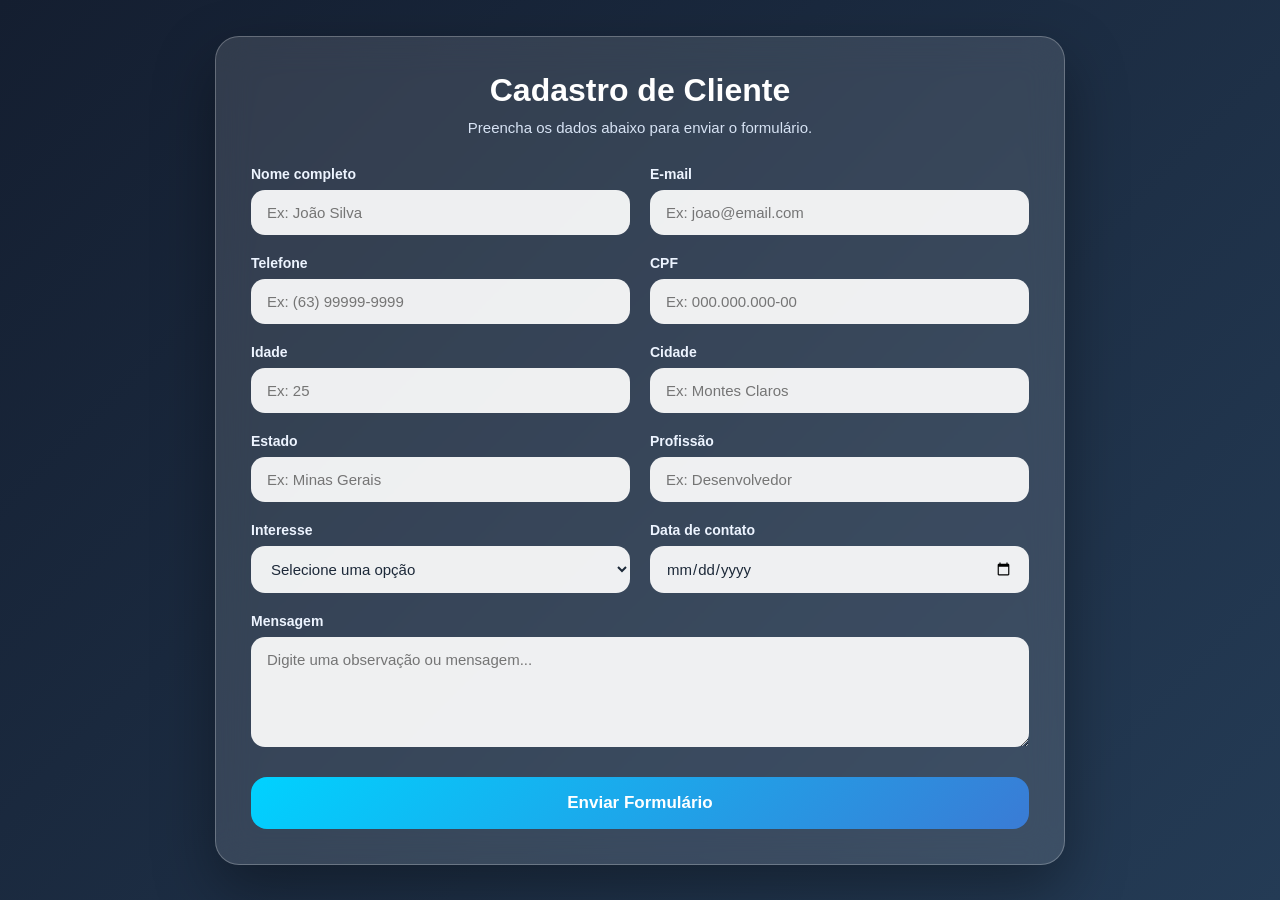
<file: index.html>
<!DOCTYPE html>
<html lang="pt-BR">
<head>
  <meta charset="UTF-8">
  <meta name="viewport" content="width=device-width, initial-scale=1.0">
  <title>Formulário com SheetDB</title>

  <link rel="stylesheet" href="style.css">
</head>
<body>

  <div class="container">
    <div class="header">
      <h1>Cadastro de Cliente</h1>
      <p>Preencha os dados abaixo para enviar o formulário.</p>
    </div>

    <form action="https://sheetdb.io/api/v1/krolc0yud9j4d" method="post">

      <div class="input-group">
        <label for="nome">Nome completo</label>
        <input type="text" id="nome" name="data[nome]" placeholder="Ex: João Silva" required>
      </div>

      <div class="input-group">
        <label for="email">E-mail</label>
        <input type="email" id="email" name="data[email]" placeholder="Ex: joao@email.com" required>
      </div>

      <div class="input-group">
        <label for="telefone">Telefone</label>
        <input type="tel" id="telefone" name="data[telefone]" placeholder="Ex: (63) 99999-9999" required>
      </div>

      <div class="input-group">
        <label for="cpf">CPF</label>
        <input type="text" id="cpf" name="data[cpf]" placeholder="Ex: 000.000.000-00" required>
      </div>

      <div class="input-group">
        <label for="idade">Idade</label>
        <input type="number" id="idade" name="data[idade]" placeholder="Ex: 25" min="1" required>
      </div>

      <div class="input-group">
        <label for="cidade">Cidade</label>
        <input type="text" id="cidade" name="data[cidade]" placeholder="Ex: Montes Claros" required>
      </div>

      <div class="input-group">
        <label for="estado">Estado</label>
        <input type="text" id="estado" name="data[estado]" placeholder="Ex: Minas Gerais" required>
      </div>

      <div class="input-group">
        <label for="profissao">Profissão</label>
        <input type="text" id="profissao" name="data[profissao]" placeholder="Ex: Desenvolvedor" required>
      </div>

      <div class="input-group">
        <label for="interesse">Interesse</label>
        <select id="interesse" name="data[interesse]" required>
          <option value="">Selecione uma opção</option>
          <option value="Site">Site</option>
          <option value="Sistema">Sistema</option>
          <option value="Automação">Automação</option>
          <option value="Consultoria">Consultoria</option>
          <option value="Outro">Outro</option>
        </select>
      </div>

      <div class="input-group">
        <label for="data_contato">Data de contato</label>
        <input type="date" id="data_contato" name="data[data_contato]" required>
      </div>

      <div class="input-group full">
        <label for="mensagem">Mensagem</label>
        <textarea id="mensagem" name="data[mensagem]" placeholder="Digite uma observação ou mensagem..." required></textarea>
      </div>

      <div class="btn-area">
        <button type="submit" class="dados">Enviar Formulário</button>
      </div>
    </form>
  </div>

  <script src="script.js"></script>
</body>
</html>
</file>
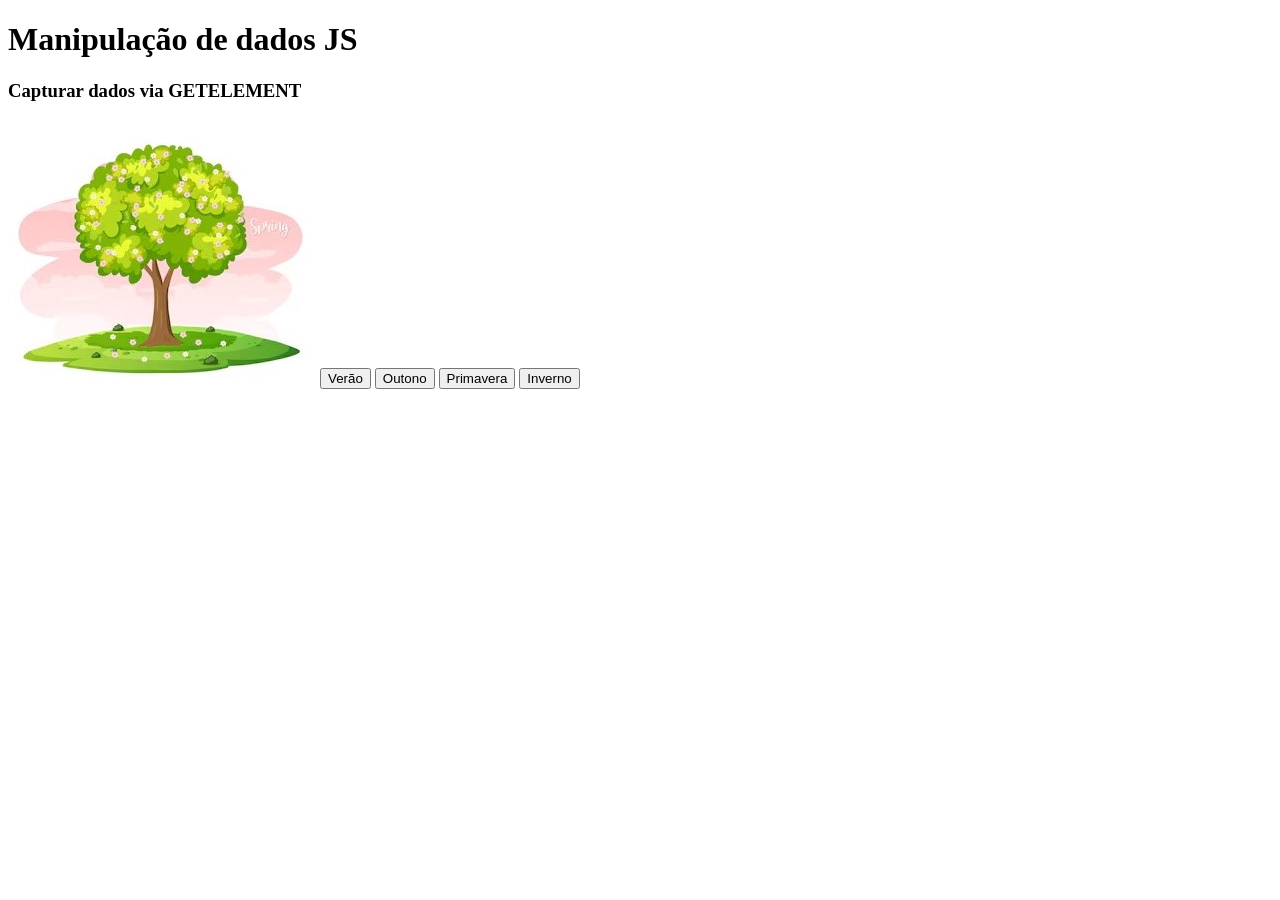
<file: estações/index.html>
<!DOCTYPE html>
<html lang="en">
<head>
    <meta charset="UTF-8">
    <meta name="viewport" content="width=device-width, initial-scale=1.0">
    <title>Document</title>
</head>
<body>
    <h1>Manipulação de dados JS</h1>
    <h3>Capturar dados via GETELEMENT</h3>
    <p id="nome"></p>
    <p id="sobrenome"></p>

    <img src="primavera.jpg" alt="arvore_florida" id="arvore_img">

    <button onclick="verao()">Verão</button>
    <button onclick="outono()">Outono</button>
    <button onclick="primavera()">Primavera</button>
    <button onclick="inverno()">Inverno</button>

    <script src="script.js"></script>

</body>
</html>
</file>
<file: style.css>
* {
  margin: 0;
  padding: 0;
  box-sizing: border-box;
  font-family: Arial, Helvetica, sans-serif;
}

body {
  min-height: 100vh;
  background: linear-gradient(135deg, #141e30, #243b55);
  display: flex;
  justify-content: center;
  align-items: center;
  padding: 30px;
}

.container {
  width: 100%;
  max-width: 850px;
  background: rgba(255, 255, 255, 0.12);
  backdrop-filter: blur(18px);
  border: 1px solid rgba(255, 255, 255, 0.25);
  border-radius: 24px;
  padding: 35px;
  box-shadow: 0 25px 60px rgba(0, 0, 0, 0.35);
  color: #fff;
}

.header {
  text-align: center;
  margin-bottom: 30px;
}

.header h1 {
  font-size: 32px;
  margin-bottom: 10px;
}

.header p {
  color: #d7e3f4;
  font-size: 15px;
}

form {
  display: grid;
  grid-template-columns: repeat(2, 1fr);
  gap: 20px;
}

.input-group {
  display: flex;
  flex-direction: column;
  gap: 8px;
}

.input-group.full {
  grid-column: span 2;
}

label {
  font-size: 14px;
  color: #edf4ff;
  font-weight: bold;
}

input,
select,
textarea {
  width: 100%;
  padding: 14px 16px;
  border: none;
  border-radius: 14px;
  outline: none;
  background: rgba(255, 255, 255, 0.92);
  color: #1d2939;
  font-size: 15px;
  transition: 0.25s ease;
}

textarea {
  min-height: 110px;
  resize: vertical;
}

input:focus,
select:focus,
textarea:focus {
  background: #fff;
  box-shadow: 0 0 0 4px rgba(72, 187, 255, 0.35);
  transform: translateY(-2px);
}

.btn-area {
  grid-column: span 2;
  display: flex;
  flex-direction: column;
  gap: 14px;
  margin-top: 10px;
}

button {
  border: none;
  padding: 16px;
  border-radius: 16px;
  background: linear-gradient(135deg, #00d2ff, #3a7bd5);
  color: #fff;
  font-size: 17px;
  font-weight: bold;
  cursor: pointer;
  transition: 0.25s ease;
}

button:hover {
  transform: translateY(-3px);
  box-shadow: 0 12px 30px rgba(0, 210, 255, 0.35);
}

@media (max-width: 700px) {
  form {
    grid-template-columns: 1fr;
  }

  .input-group.full,
  .btn-area {
    grid-column: span 1;
  }

  .container {
    padding: 24px;
  }

  .header h1 {
    font-size: 26px;
  }
}
</file>
